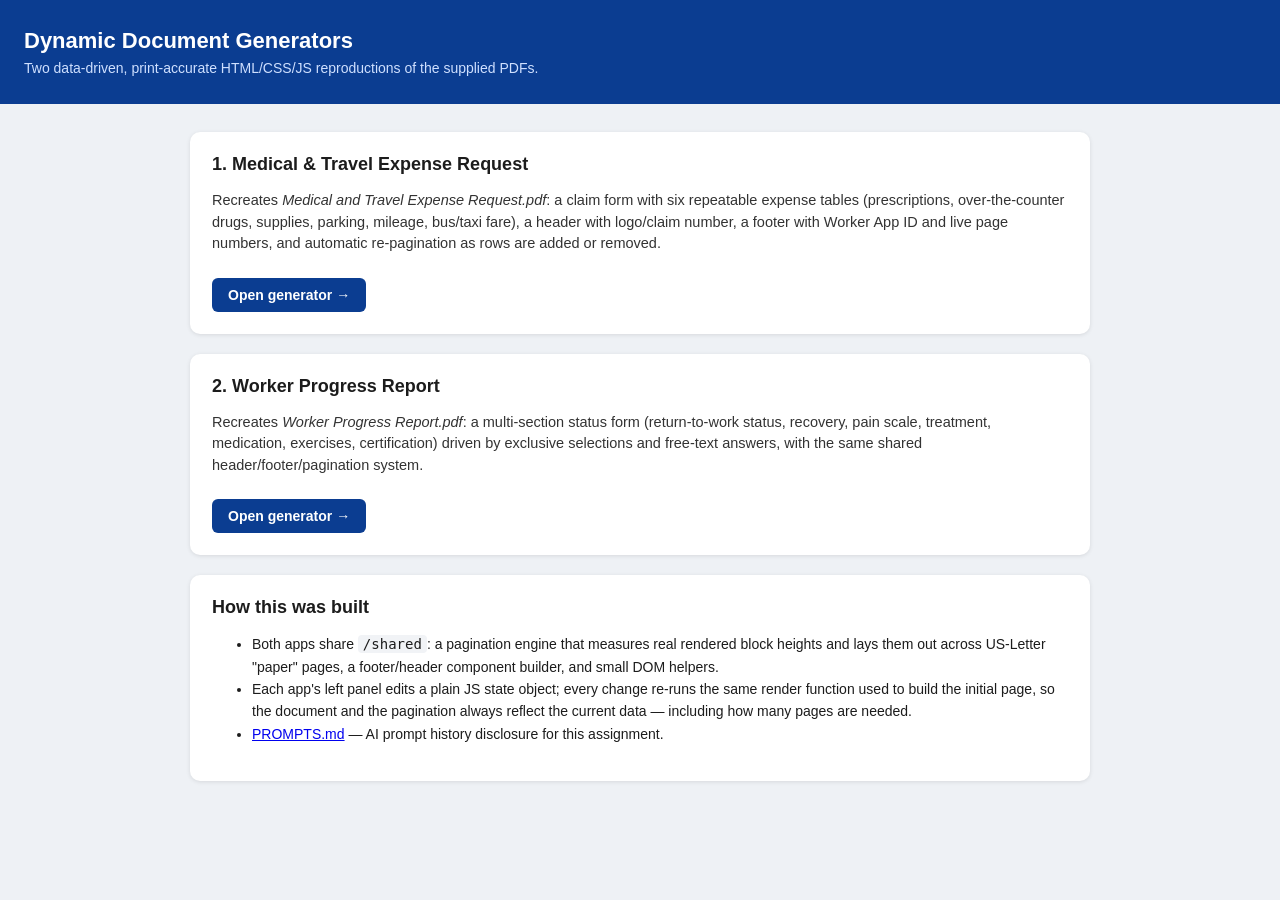
<file: index.html>
<!DOCTYPE html>
<html lang="en">
<head>
<meta charset="UTF-8" />
<meta name="viewport" content="width=device-width, initial-scale=1.0" />
<title>Assignment Overview — Dynamic Document Generators</title>
<style>
  body { font-family: Arial, Helvetica, sans-serif; margin: 0; background: #eef1f5; color: #1c1c1c; }
  header { background: #0b3d91; color: #fff; padding: 28px 24px; }
  header h1 { margin: 0 0 6px; font-size: 22px; }
  header p { margin: 0; color: #cfe0ff; font-size: 14px; }
  main { max-width: 900px; margin: 0 auto; padding: 28px 24px 60px; }
  .card { background: #fff; border-radius: 10px; padding: 22px; margin-bottom: 20px; box-shadow: 0 1px 4px rgba(0,0,0,0.1); }
  .card h2 { margin-top: 0; font-size: 18px; }
  .card p { line-height: 1.5; font-size: 14.5px; color: #333; }
  .card a.btn { display: inline-block; background: #0b3d91; color: #fff; text-decoration: none; padding: 9px 16px; border-radius: 6px; font-size: 14px; font-weight: 600; margin-top: 8px; }
  ul { line-height: 1.6; font-size: 14px; }
  code { background: #f1f3f6; padding: 1px 5px; border-radius: 4px; }
</style>
</head>
<body>
  <header>
    <h1>Dynamic Document Generators</h1>
    <p>Two data-driven, print-accurate HTML/CSS/JS reproductions of the supplied PDFs.</p>
  </header>
  <main>
    <div class="card">
      <h2>1. Medical &amp; Travel Expense Request</h2>
      <p>Recreates <em>Medical and Travel Expense Request.pdf</em>: a claim form with six repeatable expense tables (prescriptions, over-the-counter drugs, supplies, parking, mileage, bus/taxi fare), a header with logo/claim number, a footer with Worker App ID and live page numbers, and automatic re-pagination as rows are added or removed.</p>
      <a class="btn" href="medical-travel-expense/index.html">Open generator &rarr;</a>
    </div>
    <div class="card">
      <h2>2. Worker Progress Report</h2>
      <p>Recreates <em>Worker Progress Report.pdf</em>: a multi-section status form (return-to-work status, recovery, pain scale, treatment, medication, exercises, certification) driven by exclusive selections and free-text answers, with the same shared header/footer/pagination system.</p>
      <a class="btn" href="worker-progress-report/index.html">Open generator &rarr;</a>
    </div>
    <div class="card">
      <h2>How this was built</h2>
      <ul>
        <li>Both apps share <code>/shared</code>: a pagination engine that measures real rendered block heights and lays them out across US-Letter "paper" pages, a footer/header component builder, and small DOM helpers.</li>
        <li>Each app's left panel edits a plain JS state object; every change re-runs the same render function used to build the initial page, so the document and the pagination always reflect the current data — including how many pages are needed.</li>
        <li><a href="PROMPTS.md">PROMPTS.md</a> — AI prompt history disclosure for this assignment.</li>
      </ul>
    </div>
  </main>
</body>
</html>
</file>
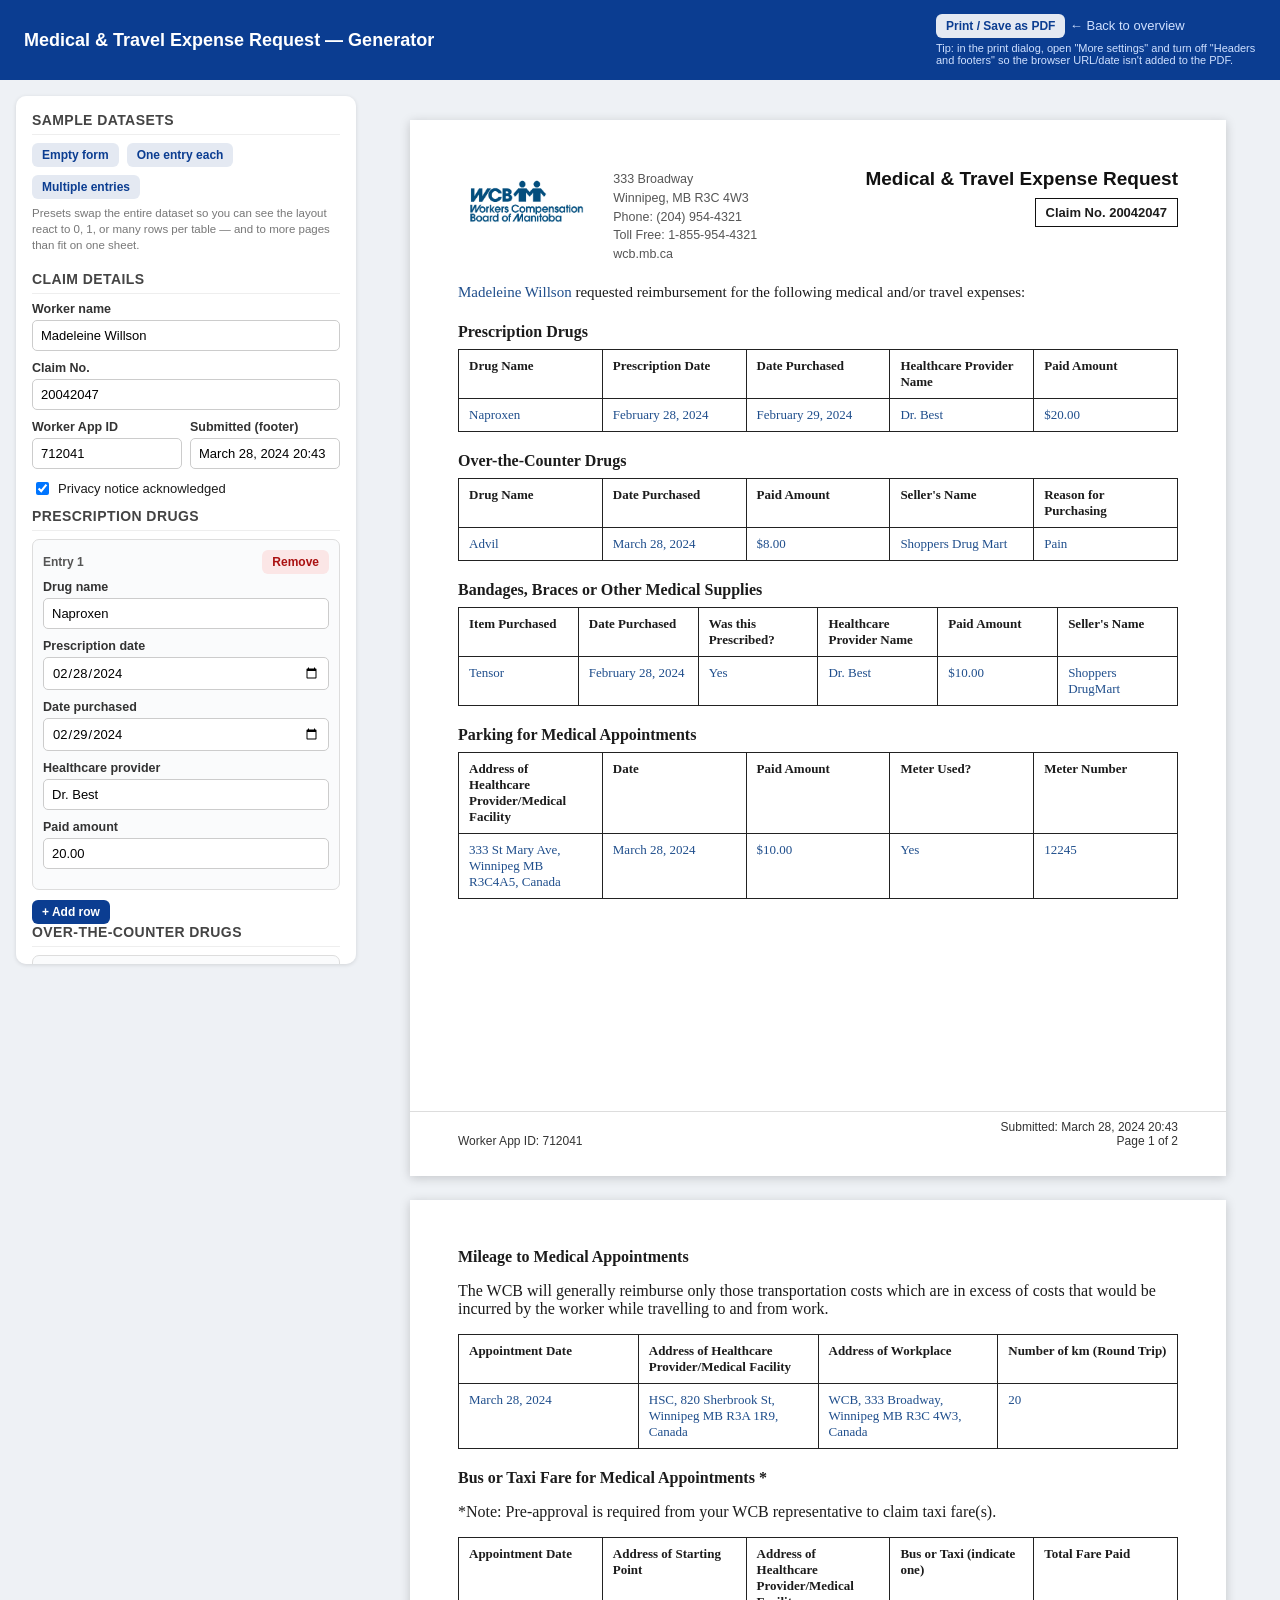
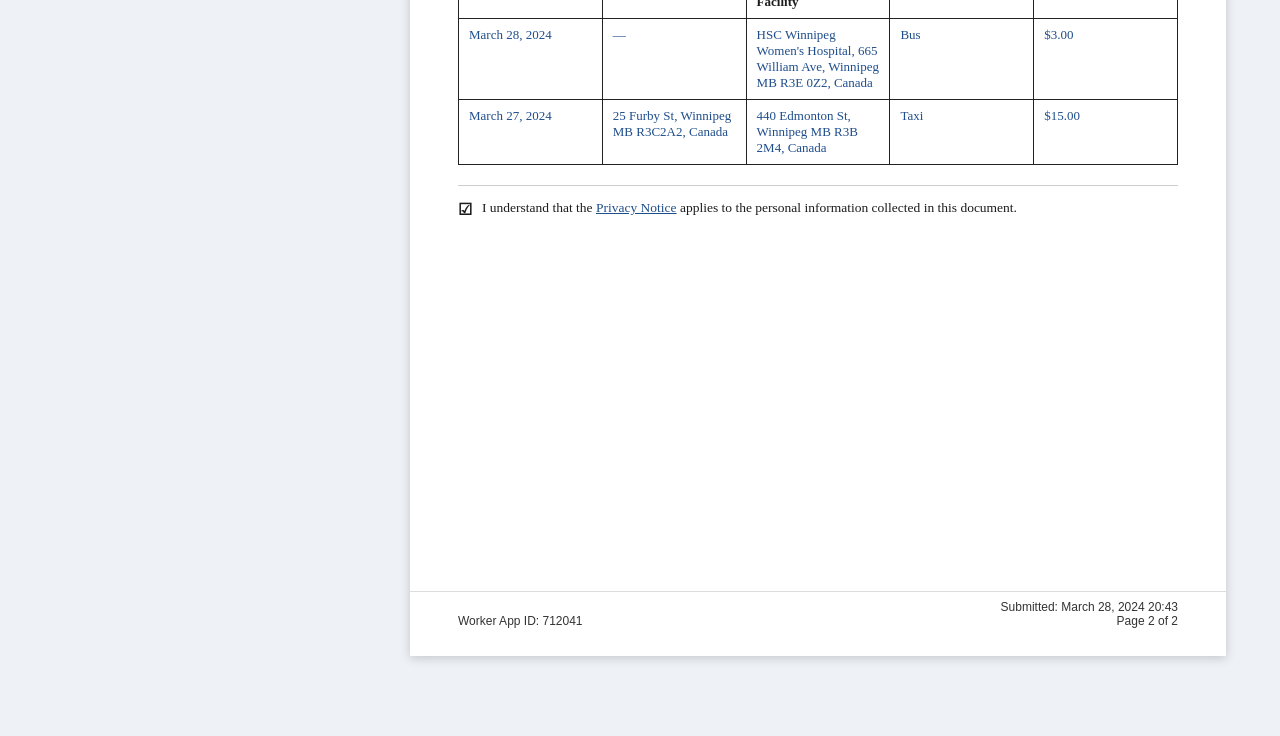
<file: medical-travel-expense/index.html>
<!DOCTYPE html>
<html lang="en">
<head>
<meta charset="UTF-8" />
<meta name="viewport" content="width=device-width, initial-scale=1.0" />
<title>Medical &amp; Travel Expense Request — Generator</title>
<link rel="stylesheet" href="../shared/editor.css" />
<link rel="stylesheet" href="../shared/paper.css" />
<link rel="stylesheet" href="../shared/common.css" />
<link rel="stylesheet" href="styles.css" />
</head>
<body>
  <header class="app-topbar">
    <h1>Medical &amp; Travel Expense Request — Generator</h1>
    <div>
      <button id="print-btn" class="btn secondary small">Print / Save as PDF</button>
      <a class="back-link" href="../index.html">&larr; Back to overview</a>
      <span class="print-hint">Tip: in the print dialog, open "More settings" and turn off "Headers and footers" so the browser URL/date isn't added to the PDF.</span>
    </div>
  </header>

  <div class="app-layout">
    <aside class="control-panel" id="control-panel"></aside>
    <main class="paper-stack" id="document-root" aria-label="Document preview"></main>
  </div>

  <script src="../shared/dom.js"></script>
  <script src="../shared/components.js"></script>
  <script src="../shared/editor.js"></script>
  <script src="../shared/paginate.js"></script>
  <script src="data.js"></script>
  <script src="render.js"></script>
  <script src="app.js"></script>
</body>
</html>
</file>
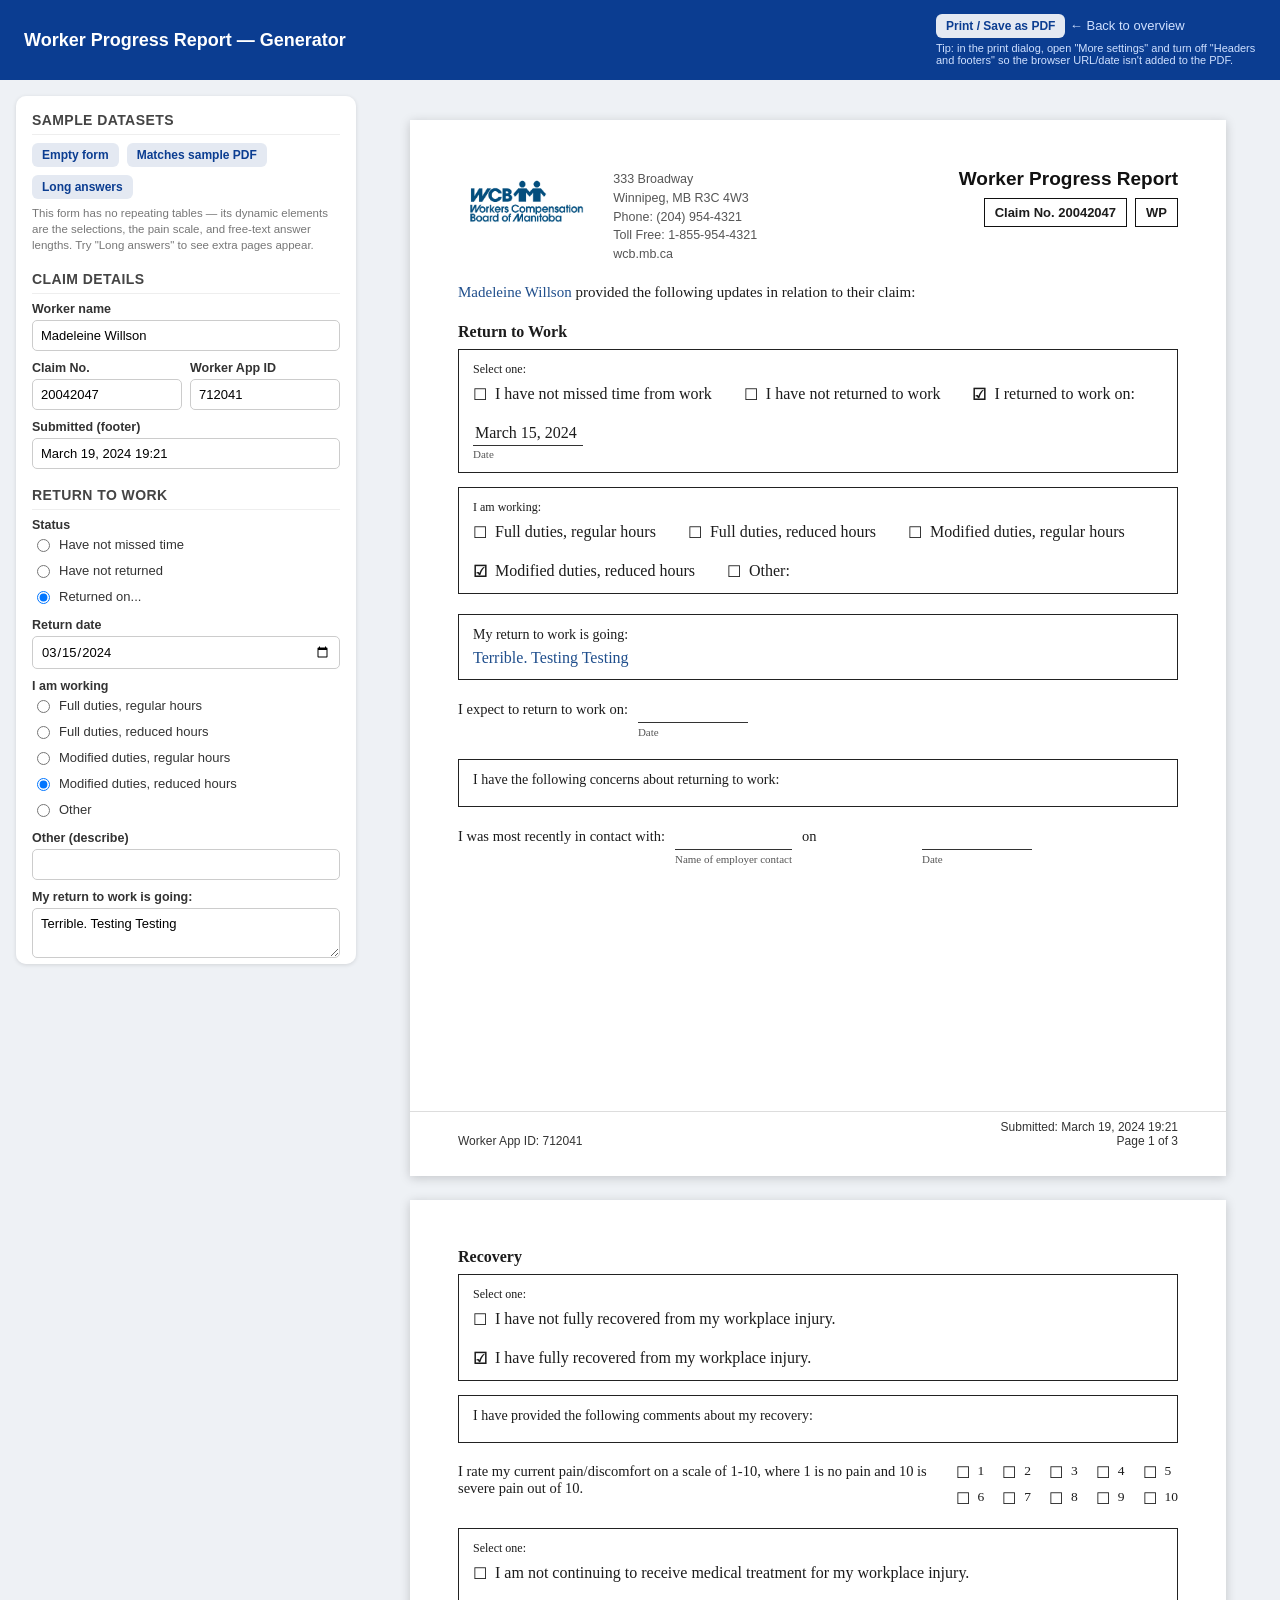
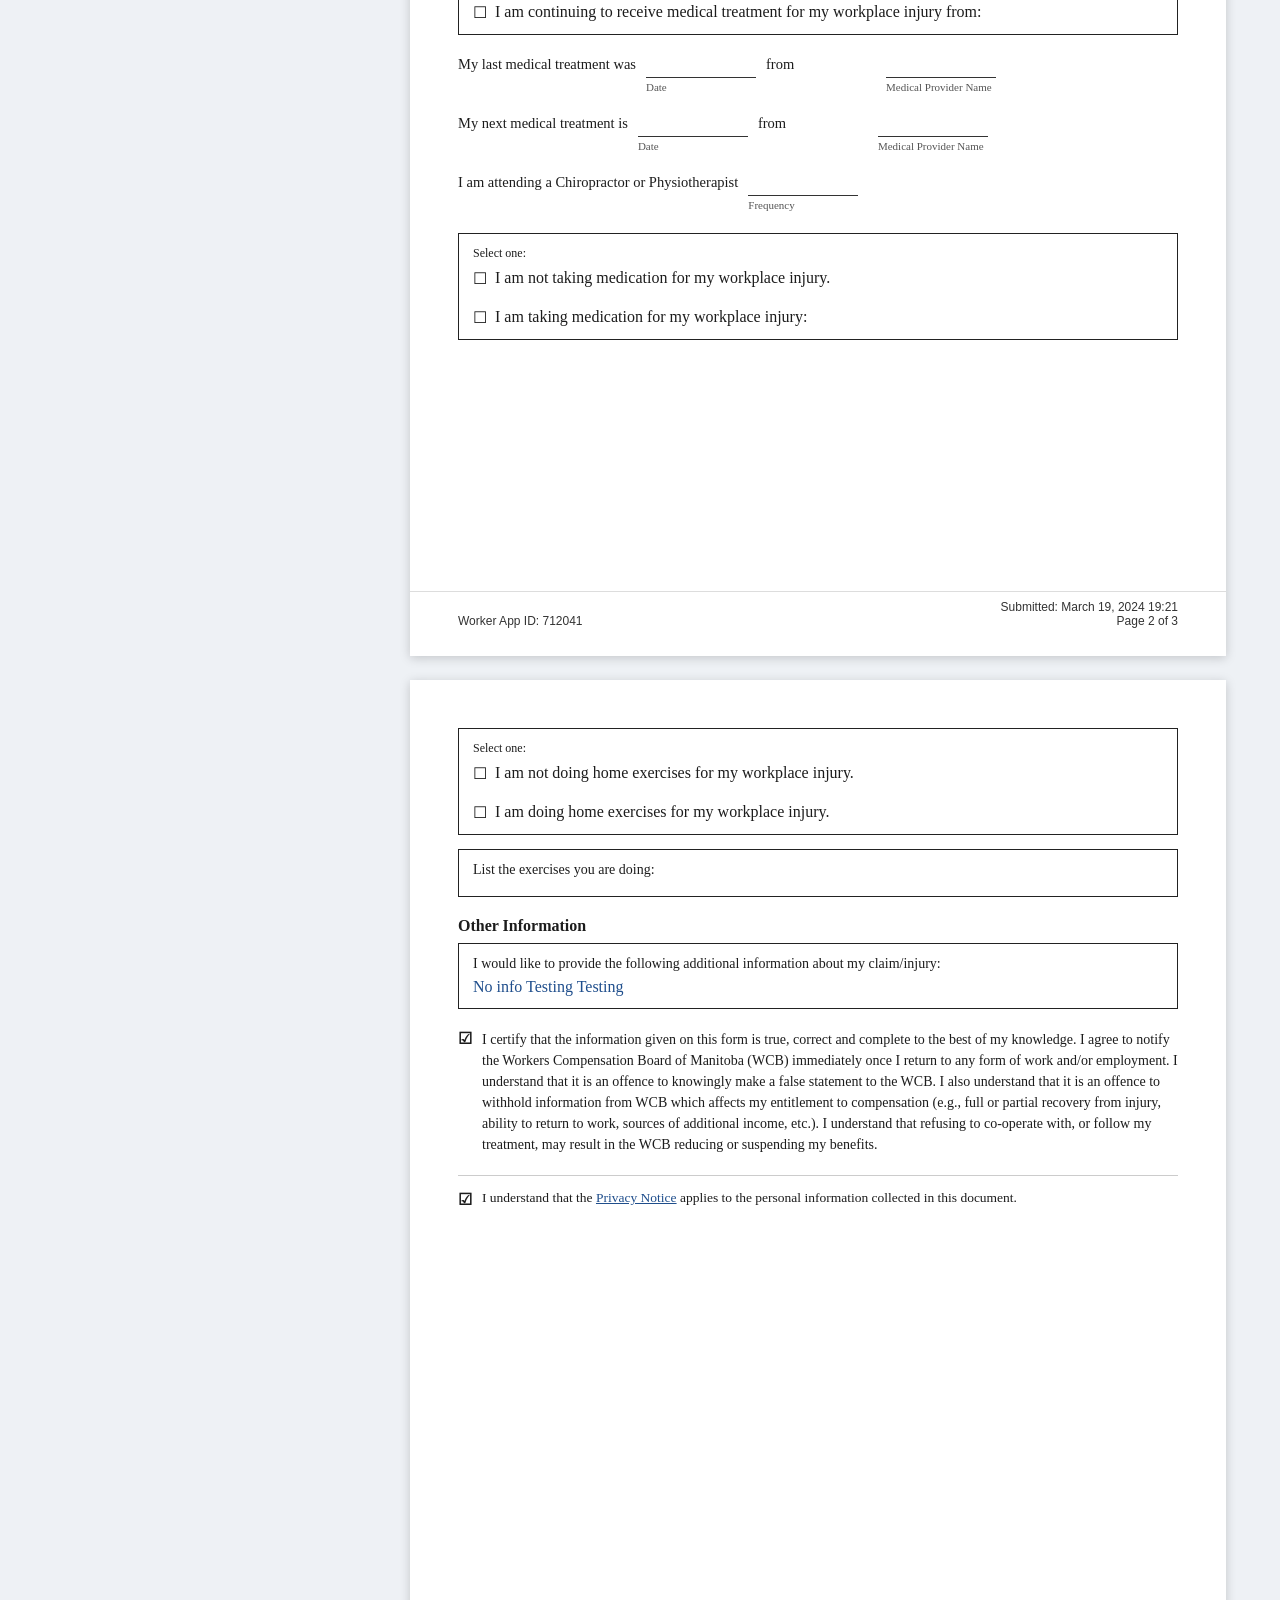
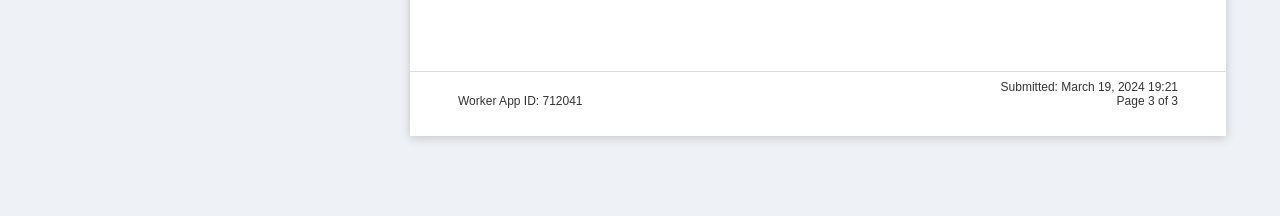
<file: worker-progress-report/index.html>
<!DOCTYPE html>
<html lang="en">
<head>
<meta charset="UTF-8" />
<meta name="viewport" content="width=device-width, initial-scale=1.0" />
<title>Worker Progress Report — Generator</title>
<link rel="stylesheet" href="../shared/editor.css" />
<link rel="stylesheet" href="../shared/paper.css" />
<link rel="stylesheet" href="../shared/common.css" />
<link rel="stylesheet" href="styles.css" />
</head>
<body>
  <header class="app-topbar">
    <h1>Worker Progress Report — Generator</h1>
    <div>
      <button id="print-btn" class="btn secondary small">Print / Save as PDF</button>
      <a class="back-link" href="../index.html">&larr; Back to overview</a>
      <span class="print-hint">Tip: in the print dialog, open "More settings" and turn off "Headers and footers" so the browser URL/date isn't added to the PDF.</span>
    </div>
  </header>

  <div class="app-layout">
    <aside class="control-panel" id="control-panel"></aside>
    <main class="paper-stack" id="document-root" aria-label="Document preview"></main>
  </div>

  <script src="../shared/dom.js"></script>
  <script src="../shared/components.js"></script>
  <script src="../shared/editor.js"></script>
  <script src="../shared/paginate.js"></script>
  <script src="data.js"></script>
  <script src="render.js"></script>
  <script src="app.js"></script>
</body>
</html>
</file>
<file: shared/editor.css>
/* Shared "app chrome" around the paginated document preview: topbar + editor
   panel. Purely cosmetic/interactive scaffolding — none of this prints. */

* { box-sizing: border-box; }

body {
  margin: 0;
  font-family: Arial, Helvetica, sans-serif;
  background: #eef1f5;
  color: #1c1c1c;
}

.app-topbar {
  background: #0b3d91;
  color: #fff;
  padding: 14px 24px;
  display: flex;
  align-items: center;
  justify-content: space-between;
  flex-wrap: wrap;
  gap: 10px;
}

.app-topbar h1 {
  font-size: 18px;
  margin: 0;
}

.app-topbar .back-link {
  color: #cfe0ff;
  font-size: 13px;
  text-decoration: none;
}

.app-topbar .back-link:hover {
  text-decoration: underline;
}

.print-hint {
  display: block;
  font-size: 11px;
  color: #cfe0ff;
  max-width: 320px;
  margin-top: 4px;
}

@media print {
  .print-hint {
    display: none;
  }
}

.app-layout {
  display: grid;
  grid-template-columns: 340px 1fr;
  gap: 16px;
  align-items: start;
  padding: 16px;
  max-width: 1400px;
  margin: 0 auto;
}

.app-layout > * {
  min-width: 0;
}

@media (max-width: 1180px) {
  .app-layout {
    grid-template-columns: 1fr;
  }
  .control-panel {
    position: static;
    max-height: none;
  }
}

.control-panel {
  background: #fff;
  border-radius: 10px;
  padding: 16px;
  position: sticky;
  top: 16px;
  max-height: calc(100vh - 32px);
  overflow-y: auto;
  box-shadow: 0 1px 4px rgba(0, 0, 0, 0.12);
}

.control-panel h2 {
  font-size: 14px;
  text-transform: uppercase;
  letter-spacing: 0.03em;
  color: #444;
  margin: 18px 0 8px;
  border-bottom: 1px solid #eee;
  padding-bottom: 6px;
}

.control-panel h2:first-child {
  margin-top: 0;
}

.field {
  margin-bottom: 10px;
}

.field label {
  display: block;
  font-size: 12.5px;
  color: #333;
  margin-bottom: 4px;
  font-weight: 600;
}

.field input[type='text'],
.field input[type='date'],
.field input[type='number'],
.field select,
.field textarea {
  width: 100%;
  padding: 7px 8px;
  border: 1px solid #ccc;
  border-radius: 5px;
  font-size: 13px;
  font-family: inherit;
}

.field textarea {
  resize: vertical;
  min-height: 50px;
}

.field-row {
  display: flex;
  gap: 8px;
}

.field-row > .field {
  flex: 1;
  min-width: 0;
}

.radio-group {
  display: flex;
  flex-direction: column;
  gap: 6px;
  margin-bottom: 10px;
}

.radio-group label {
  display: flex;
  align-items: center;
  gap: 6px;
  font-size: 13px;
  font-weight: 400;
}

.btn {
  display: inline-block;
  border: none;
  border-radius: 6px;
  padding: 8px 14px;
  font-size: 13px;
  font-weight: 600;
  cursor: pointer;
  background: #0b3d91;
  color: #fff;
}

.btn.secondary {
  background: #e4e9f2;
  color: #0b3d91;
}

.btn.danger {
  background: #fbe6e6;
  color: #a11;
}

.btn.small {
  padding: 5px 10px;
  font-size: 12px;
}

.btn-row {
  display: flex;
  gap: 8px;
  flex-wrap: wrap;
  margin-bottom: 12px;
}

.repeat-card {
  border: 1px solid #ddd;
  border-radius: 7px;
  padding: 10px;
  margin-bottom: 10px;
  background: #fafbfc;
}

.repeat-card-head {
  display: flex;
  justify-content: space-between;
  align-items: center;
  margin-bottom: 6px;
}

.repeat-card-head span {
  font-size: 12px;
  font-weight: 700;
  color: #555;
}

.preset-bar {
  display: flex;
  gap: 8px;
  flex-wrap: wrap;
  margin-bottom: 6px;
}

.hint {
  font-size: 11.5px;
  color: #777;
  margin-top: 4px;
  line-height: 1.4;
}

.checkbox-inline {
  display: flex;
  align-items: center;
  gap: 6px;
  font-size: 13px;
  font-weight: 400;
  margin-bottom: 10px;
}
</file>
<file: shared/paper.css>
/* Shared "paper sheet" look for paginated documents, used by both sites. */

:root {
  --paper-width: 816px;
  --paper-height: 1056px;
  --paper-padding: 48px;
  --ink: #1c1c1c;
  --muted: #555;
  --line: #222;
  --accent: #0b3d91;
  --data-color: #1f4e8c;
}

.paper-stack {
  display: flex;
  flex-direction: column;
  align-items: center;
  gap: 24px;
  padding: 24px 12px 64px;
  overflow-x: auto;
  min-width: 0;
}

.paper-page {
  width: var(--paper-width);
  min-width: var(--paper-width);
  height: var(--paper-height);
  background: #fff;
  box-shadow: 0 2px 10px rgba(0, 0, 0, 0.18);
  color: var(--ink);
  font-family: Georgia, 'Times New Roman', serif;
  display: flex;
  flex-direction: column;
  box-sizing: border-box;
  overflow: hidden;
}

.paper-page .page-content {
  flex: 1 1 auto;
  padding: var(--paper-padding);
  padding-bottom: 8px;
  overflow: hidden;
  min-height: 0;
}

.paper-page .page-footer {
  flex: 0 0 auto;
  display: flex;
  align-items: flex-end;
  padding: 8px var(--paper-padding) 28px;
  font-family: Arial, Helvetica, sans-serif;
  font-size: 12px;
  color: #333;
  border-top: 1px solid #ddd;
  box-sizing: border-box;
}

.paper-page .page-footer .footer-inner {
  display: flex;
  justify-content: space-between;
  align-items: flex-end;
  width: 100%;
}

.paper-page .page-footer .footer-right {
  text-align: right;
}

.paginate-sandbox {
  box-shadow: none !important;
}

/* ---- Print: emulate real US-Letter pages, one per sheet ----
   The page div keeps the EXACT same pixel dimensions (816x1056 = 8.5x11in
   @96dpi) on screen and in print, and @page margin is zero (spacing comes
   entirely from .page-content's own padding). This keeps print output
   pixel-identical to what the pagination engine measured on screen —
   otherwise a narrower/wider printable area reflows text differently and
   breaks alignment and page counts. */
@media print {
  body * {
    visibility: hidden;
  }
  #document-root,
  #document-root * {
    visibility: visible;
  }
  #document-root {
    position: absolute;
    top: 0;
    left: 0;
    width: 100%;
  }
  .paper-stack {
    gap: 0;
    padding: 0;
    overflow: visible;
  }
  .paper-page {
    box-shadow: none;
    width: var(--paper-width);
    min-width: var(--paper-width);
    height: var(--paper-height);
    margin: 0 auto;
    break-after: page;
    page-break-after: always;
  }
  .paper-page:last-child {
    page-break-after: auto;
    break-after: auto;
  }
  @page {
    size: letter;
    margin: 0;
  }
}
</file>
<file: shared/common.css>
/* Shared visual language for the generated documents (both forms). */

.doc-masthead {
  display: flex;
  align-items: flex-start;
  justify-content: space-between;
  gap: 24px;
  margin-bottom: 20px;
}

.brand {
  display: flex;
  align-items: center;
  gap: 10px;
  flex: 0 0 auto;
}

.brand-logo-img {
  height: 60px;
  width: auto;
  display: block;
}

.org-address {
  font-family: Arial, Helvetica, sans-serif;
  font-size: 12.5px;
  color: var(--muted);
  line-height: 1.5;
  flex: 1 1 auto;
  padding-top: 2px;
}

.doc-title-block {
  flex: 0 0 auto;
  text-align: right;
}

.doc-title {
  font-family: Arial, Helvetica, sans-serif;
  font-size: 19px;
  font-weight: 700;
  margin: 0 0 8px;
  color: #111;
}

.claim-boxes {
  display: flex;
  gap: 8px;
  justify-content: flex-end;
}

.claim-no-box,
.form-code-box {
  border: 1.5px solid #111;
  padding: 6px 10px;
  font-family: Arial, Helvetica, sans-serif;
  font-size: 13px;
  font-weight: 600;
}

.doc-intro {
  font-size: 15px;
  margin: 4px 0 22px;
}

.doc-intro .data-value {
  color: var(--data-color);
}

.doc-section {
  margin-bottom: 20px;
}

.section-title {
  font-family: Georgia, serif;
  font-size: 16px;
  font-weight: 700;
  margin: 0 0 8px;
}

.section-title.h3 {
  font-family: Arial, Helvetica, sans-serif;
}

.doc-table {
  width: 100%;
  border-collapse: collapse;
  font-size: 13px;
  table-layout: fixed;
}

.doc-table th,
.doc-table td {
  border: 1px solid #222;
  padding: 8px 10px;
  text-align: left;
  vertical-align: top;
  word-wrap: break-word;
}

.doc-table th {
  font-family: Georgia, serif;
  font-weight: 700;
  background: #fff;
}

.doc-table td.data-value {
  color: var(--data-color);
}

.doc-table td.empty-row {
  color: #888;
  font-style: italic;
  text-align: center;
}

.select-box {
  border: 1.5px solid #222;
  padding: 12px 14px;
  margin-bottom: 14px;
}

.select-box .select-label {
  font-size: 12px;
  margin-bottom: 8px;
  display: block;
}

.check-group {
  display: flex;
  flex-wrap: wrap;
  gap: 20px 32px;
}

.check-option {
  display: flex;
  align-items: flex-start;
  gap: 8px;
  cursor: default;
}

.check-box {
  font-size: 16px;
  line-height: 1.2;
}

.check-box.checked {
  font-weight: 700;
}

.free-text-box {
  border: 1.5px solid #222;
  padding: 12px 14px;
  min-height: 20px;
  overflow-wrap: anywhere;
  word-break: break-word;
}

.free-text-box .fld-label {
  display: block;
  font-size: 14px;
  margin-bottom: 6px;
}

.free-text-box .fld-value {
  white-space: pre-wrap;
  overflow-wrap: anywhere;
  word-break: break-word;
}

.free-text-box .fld-value,
.doc-intro .data-value {
  color: var(--data-color);
}

/*
 * A "field" is one self-contained visual unit: value on top, its own
 * underline, and its own label directly beneath — all in a single flex
 * column. `.field-sentence` lays several of these (plus plain
 * `.field-static` fragments) out in a wrapping row, so a field's label
 * always stays attached to its own value no matter how long a neighboring
 * value is or how many fields sit next to it.
 */
.field-sentence {
  display: flex;
  flex-wrap: wrap;
  align-items: flex-start;
  column-gap: 10px;
  row-gap: 12px;
  margin: 14px 0;
  font-size: 14.5px;
  line-height: 1.3;
}

.field-unit {
  display: flex;
  flex-direction: column;
  align-items: flex-start;
  max-width: 260px;
}

.field-unit .field-value {
  padding: 0 2px 3px;
  overflow-wrap: anywhere;
  word-break: break-word;
}

.field-unit .field-line {
  align-self: stretch;
  border-bottom: 1px solid #333;
  min-width: 110px;
}

.field-unit .field-label {
  font-size: 11px;
  color: var(--muted);
  margin-top: 2px;
  white-space: nowrap;
}

.field-unit.field-static {
  max-width: none;
}

.field-unit.field-static .field-value {
  padding: 0;
  white-space: nowrap;
}

.field-unit.field-static .field-line,
.field-unit.field-static .field-label {
  visibility: hidden;
}

.pain-scale {
  display: flex;
  align-items: flex-start;
  gap: 20px;
  margin-bottom: 12px;
}

.pain-scale p {
  flex: 1 1 260px;
  margin: 0;
  font-size: 14.5px;
}

.pain-scale .pain-grid {
  display: grid;
  grid-template-columns: repeat(5, auto);
  gap: 6px 18px;
  font-size: 13.5px;
}

.privacy-line {
  display: flex;
  align-items: flex-start;
  gap: 10px;
  border-top: 1px solid #ccc;
  padding-top: 14px;
  margin-top: 20px;
  font-size: 13.5px;
}

.privacy-line a {
  color: var(--data-color);
}

.certify-block {
  display: flex;
  align-items: flex-start;
  gap: 10px;
  margin-bottom: 20px;
  font-size: 14px;
  line-height: 1.5;
}
</file>
<file: medical-travel-expense/styles.css>
/* Page-specific tweaks for the Medical & Travel Expense Request generator. */

.doc-header-block {
  margin-bottom: 4px;
}
</file>
<file: worker-progress-report/styles.css>
/* Page-specific tweaks for the Worker Progress Report generator. */

.doc-header-block {
  margin-bottom: 4px;
}
</file>
